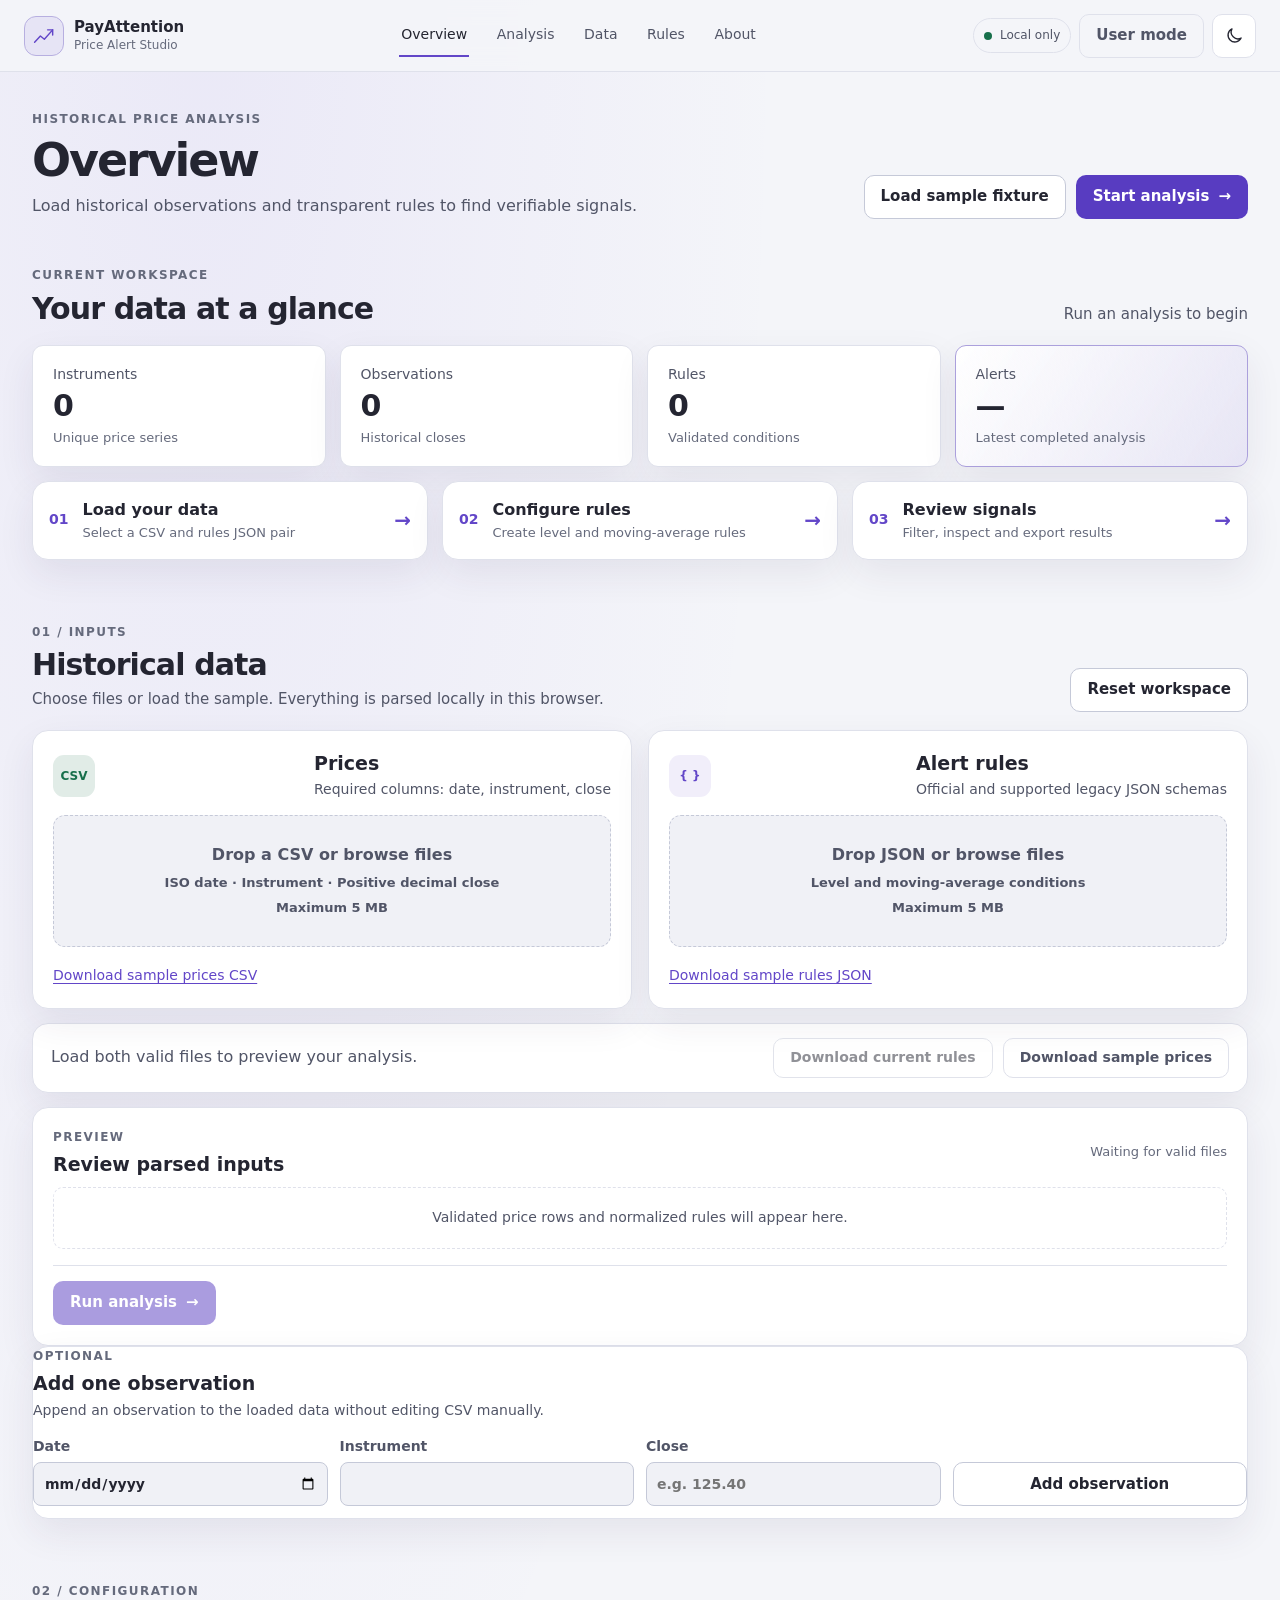
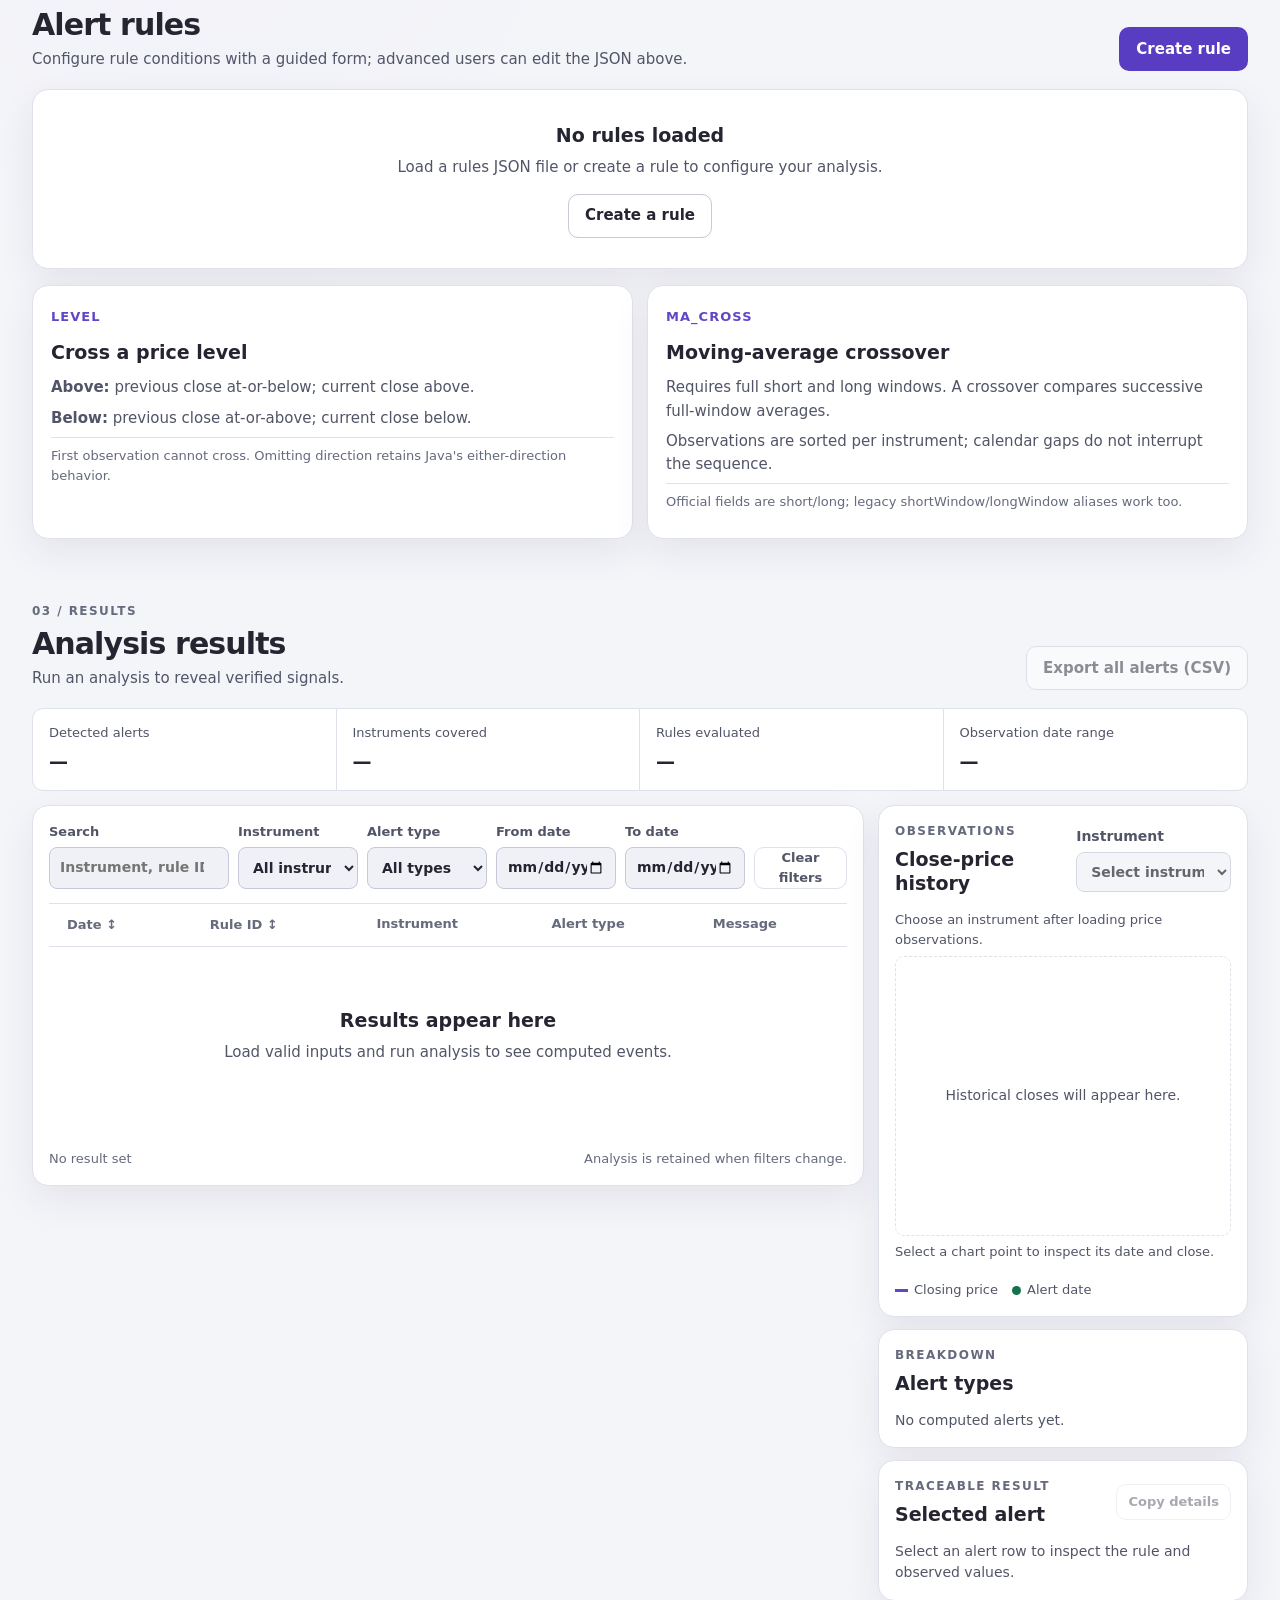
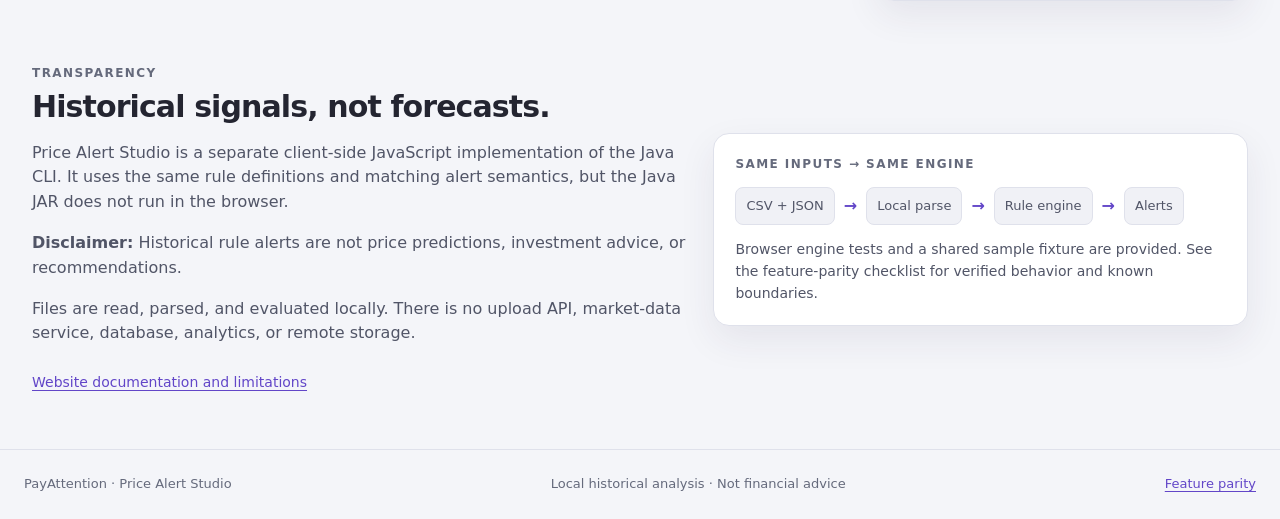
<file: index.html>
<!doctype html>
<html lang="en">
<head>
  <meta charset="utf-8">
  <meta name="viewport" content="width=device-width, initial-scale=1">
  <meta http-equiv="refresh" content="0; url=web/">
  <title>Price Alert Studio</title>
  <script>
    window.location.replace("web/");
  </script>
</head>
<body>
  <p>Opening Price Alert Studio...</p>
  <p><a href="web/">Continue to Price Alert Studio</a></p>
</body>
</html>
</file>
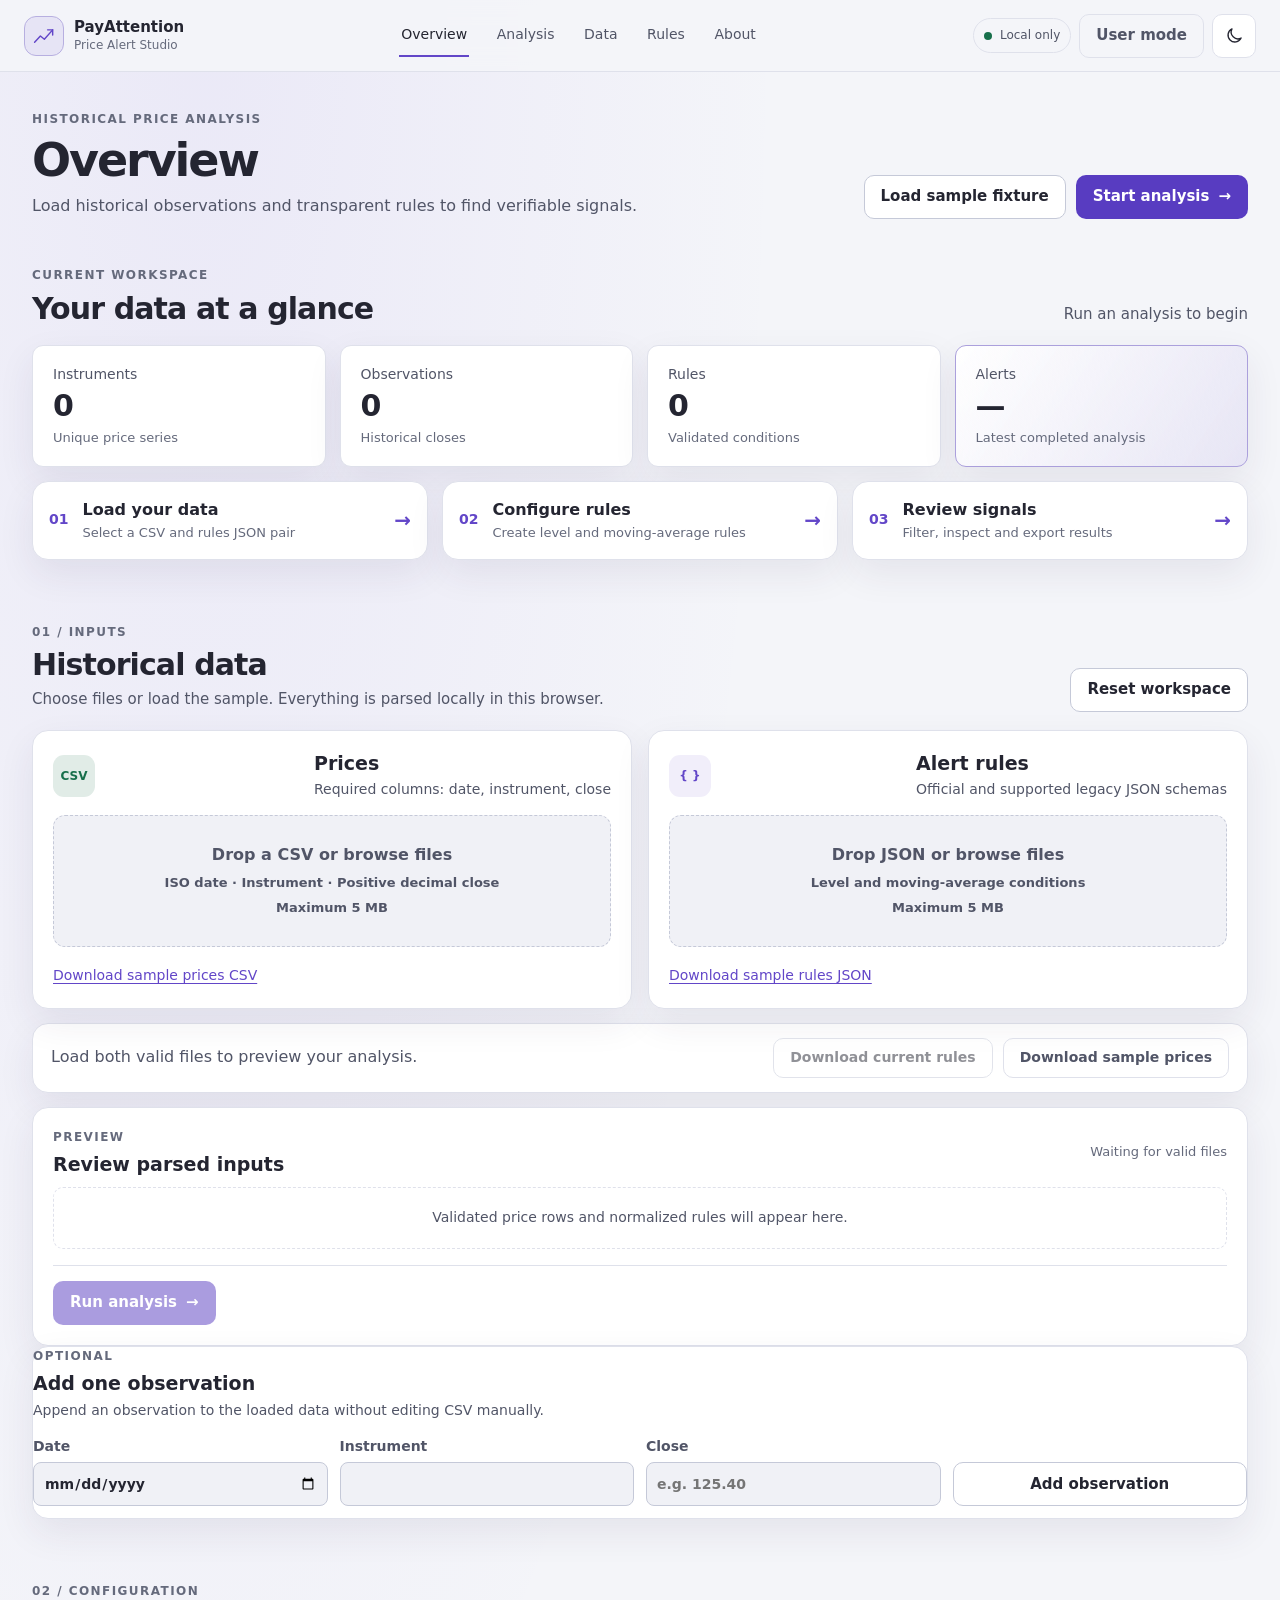
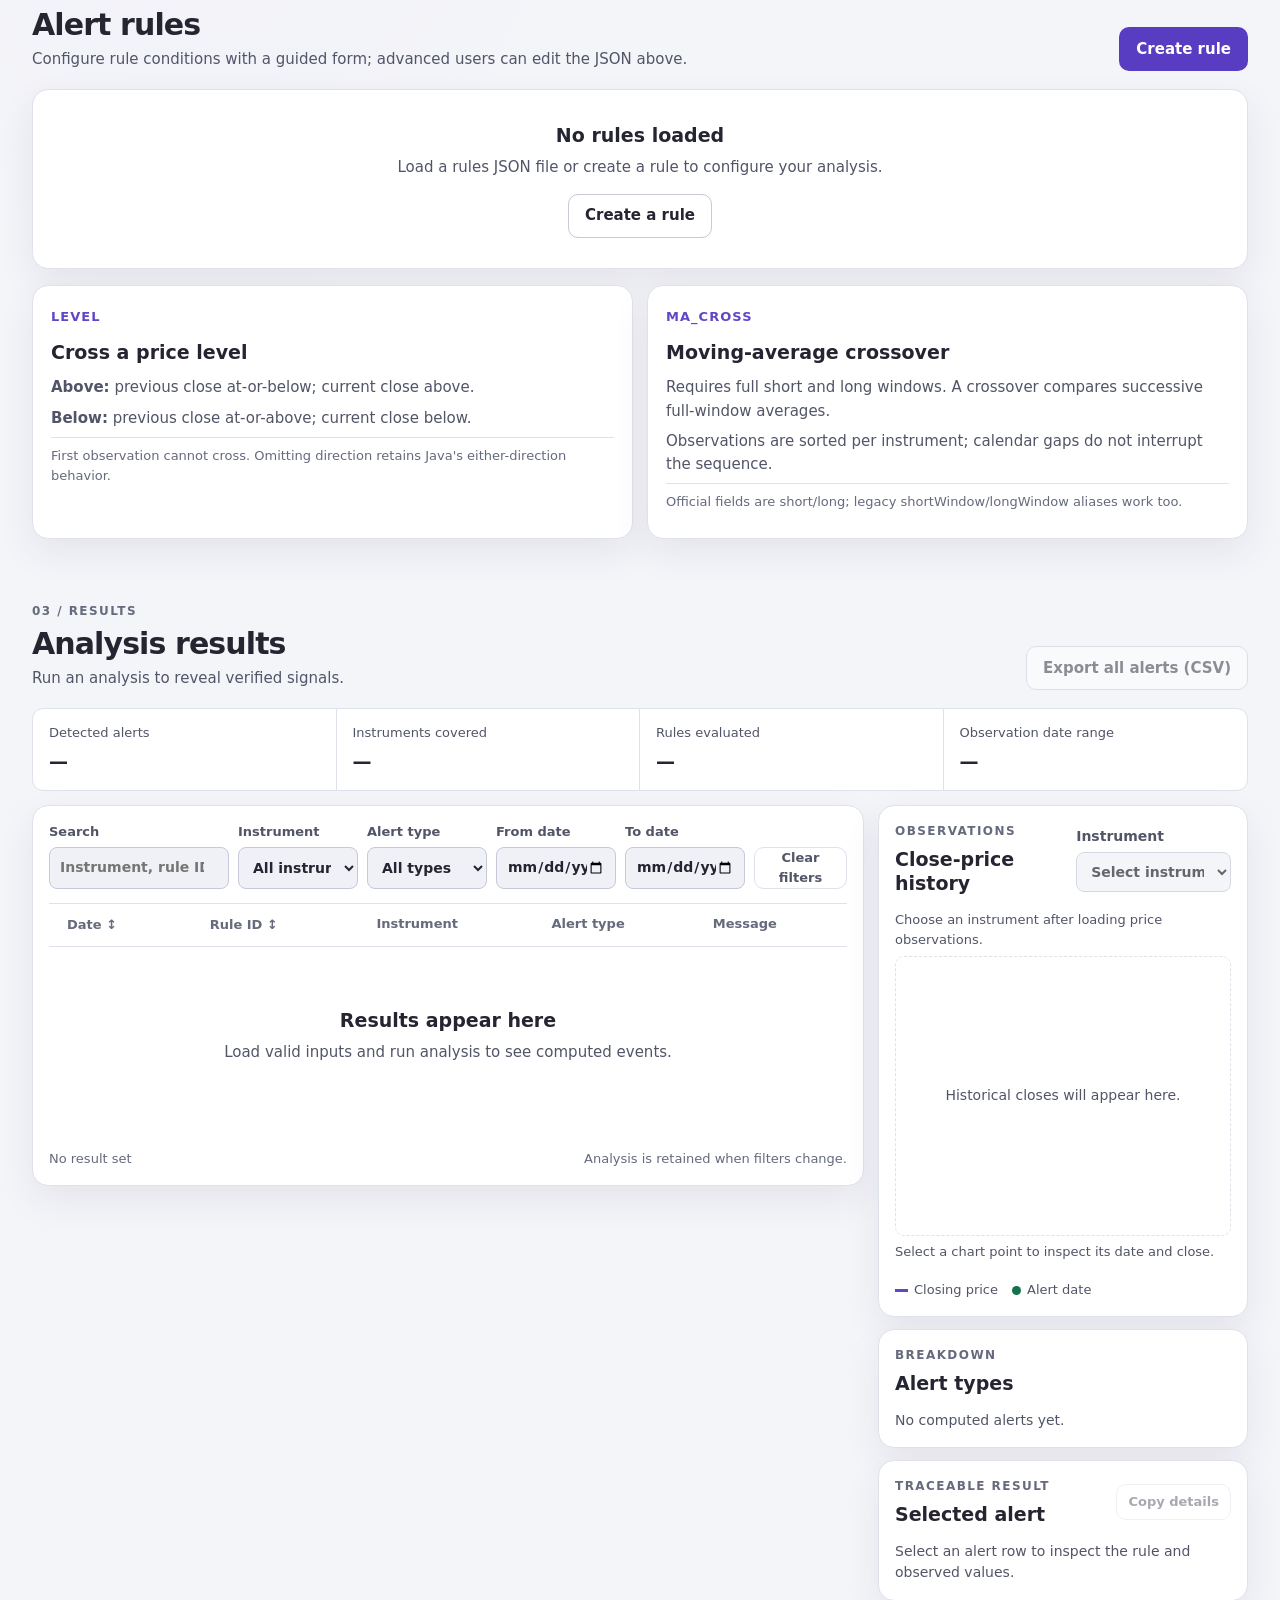
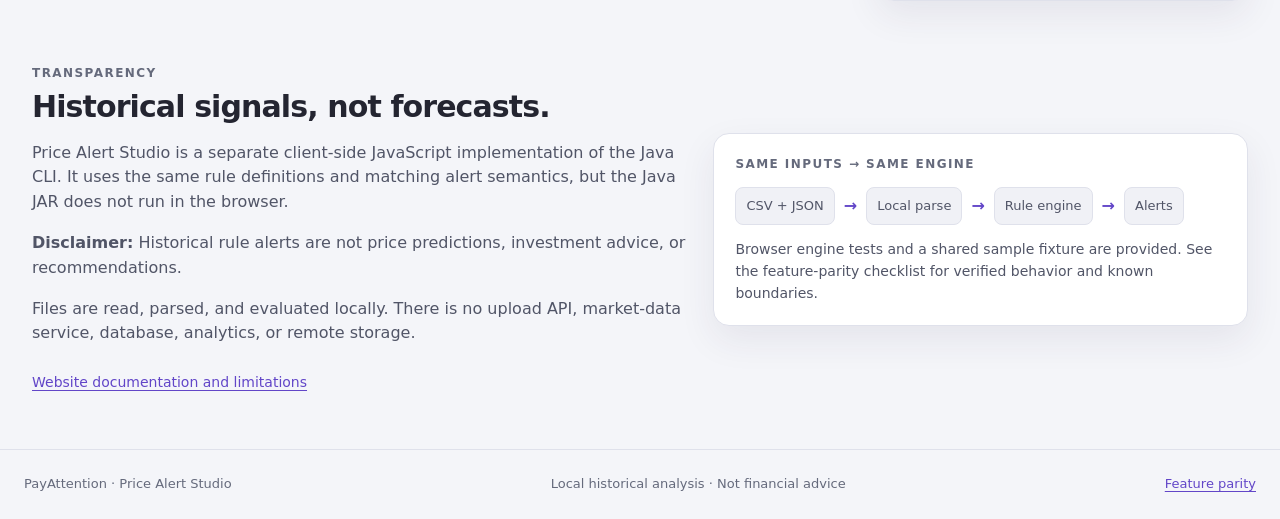
<file: web/index.html>
<!doctype html>
<html lang="en" data-theme="dark" data-mode="user">
<head>
  <meta charset="utf-8">
  <meta name="viewport" content="width=device-width, initial-scale=1">
  <meta name="color-scheme" content="dark light">
  <meta name="description" content="Local, transparent analysis of historical price-alert rules.">
  <title>Overview · Price Alert Studio</title>
  <link rel="stylesheet" href="./styles.css">
  <script type="module" src="./app.js"></script>
</head>
<body>
  <a class="skip-link" href="#main">Skip to main content</a>
  <header class="topbar">
    <a class="brand" href="#overview" aria-label="Price Alert Studio overview">
      <span class="brand-mark" aria-hidden="true"><svg viewBox="0 0 36 36"><path d="M5 26.5 13 18l5.5 4.5L30 9.5"/><path d="M23 9.5H30v7"/></svg></span>
      <span class="brand-copy"><strong>PayAttention</strong><small>Price Alert Studio</small></span>
    </a>
    <nav class="main-nav" aria-label="Main navigation">
      <a href="#overview" data-nav="overview">Overview</a>
      <a href="#analysis" data-nav="analysis">Analysis</a>
      <a href="#data" data-nav="data">Data</a>
      <a href="#rules" data-nav="rules">Rules</a>
      <a href="#about" data-nav="about">About</a>
    </nav>
    <div class="header-actions">
      <span class="local-badge"><i aria-hidden="true"></i> Local only</span>
      <button id="mode-toggle" class="button button-quiet mode-toggle" type="button" aria-pressed="false">User mode</button>
      <button class="icon-button theme-toggle" type="button" aria-label="Switch to light theme" title="Switch theme">
        <svg class="sun-icon" viewBox="0 0 24 24" aria-hidden="true"><circle cx="12" cy="12" r="3.7"/><path d="M12 2v2m0 16v2M4.93 4.93l1.42 1.42m11.3 11.3 1.42 1.42M2 12h2m16 0h2M4.93 19.07l1.42-1.42m11.3-11.3 1.42-1.42"/></svg>
        <svg class="moon-icon" viewBox="0 0 24 24" aria-hidden="true"><path d="M20.4 15.2A8.6 8.6 0 0 1 8.8 3.6 8.7 8.7 0 1 0 20.4 15.2Z"/></svg>
      </button>
    </div>
  </header>

  <main id="main" class="app-shell">
    <div class="page-heading">
      <div>
        <p class="eyebrow">HISTORICAL PRICE ANALYSIS</p>
        <h1 id="page-title">Overview</h1>
        <p id="page-description">Load historical observations and transparent rules to find verifiable signals.</p>
      </div>
      <div class="heading-actions">
        <button id="load-sample" class="button button-secondary" type="button">Load sample fixture</button>
        <a class="button button-primary" href="#data">Start analysis <span aria-hidden="true">→</span></a>
      </div>
    </div>

    <section id="overview" class="page-section" aria-labelledby="overview-title">
      <div class="section-title">
        <div><p class="eyebrow">CURRENT WORKSPACE</p><h2 id="overview-title">Your data at a glance</h2></div>
        <p id="overview-state" class="status-note" aria-live="polite">Load files or try the bundled sample.</p>
      </div>
      <div class="overview-stats">
        <article class="stat-card"><span>Instruments</span><strong id="overview-instruments">0</strong><small>Unique price series</small></article>
        <article class="stat-card"><span>Observations</span><strong id="overview-observations">0</strong><small>Historical closes</small></article>
        <article class="stat-card"><span>Rules</span><strong id="overview-rules">0</strong><small>Validated conditions</small></article>
        <article class="stat-card stat-accent"><span>Alerts</span><strong id="overview-alerts">—</strong><small>Latest completed analysis</small></article>
      </div>
      <div class="quick-actions">
        <a class="panel quick-card" href="#data"><span class="quick-number">01</span><span><strong>Load your data</strong><small>Select a CSV and rules JSON pair</small></span><b aria-hidden="true">→</b></a>
        <a class="panel quick-card" href="#rules"><span class="quick-number">02</span><span><strong>Configure rules</strong><small>Create level and moving-average rules</small></span><b aria-hidden="true">→</b></a>
        <a class="panel quick-card" href="#analysis"><span class="quick-number">03</span><span><strong>Review signals</strong><small>Filter, inspect and export results</small></span><b aria-hidden="true">→</b></a>
      </div>
    </section>

    <section id="data" class="page-section" aria-labelledby="data-title">
      <div class="section-title">
        <div><p class="eyebrow">01 / INPUTS</p><h2 id="data-title">Historical data</h2><p>Choose files or load the sample. Everything is parsed locally in this browser.</p></div>
        <button id="reset-data" class="button button-secondary" type="button">Reset workspace</button>
      </div>
      <div class="upload-grid">
        <article class="panel upload-card">
          <div class="card-heading"><span class="file-type-icon csv-icon">CSV</span><div><h3>Prices</h3><p>Required columns: date, instrument, close</p></div></div>
          <label class="drop-zone" id="prices-drop" for="prices-file" tabindex="0">
            <input id="prices-file" type="file" accept=".csv,text/csv" aria-label="Choose historical prices CSV">
            <strong>Drop a CSV or browse files</strong><span>ISO date · Instrument · Positive decimal close</span><small>Maximum 5 MB</small>
          </label>
          <div class="selected-file" id="prices-selected" hidden></div>
          <p class="file-error" id="prices-error" role="alert"></p>
          <a class="inline-link" href="./samples/prices.csv" download>Download sample prices CSV</a>
        </article>
        <article class="panel upload-card">
          <div class="card-heading"><span class="file-type-icon json-icon">{ }</span><div><h3>Alert rules</h3><p>Official and supported legacy JSON schemas</p></div></div>
          <label class="drop-zone" id="rules-drop" for="rules-file" tabindex="0">
            <input id="rules-file" type="file" accept=".json,application/json" aria-label="Choose alert rules JSON">
            <strong>Drop JSON or browse files</strong><span>Level and moving-average conditions</span><small>Maximum 5 MB</small>
          </label>
          <div class="selected-file" id="rules-selected" hidden></div>
          <p class="file-error" id="rules-error" role="alert"></p>
          <a class="inline-link" href="./samples/rules.json" download>Download sample rules JSON</a>
        </article>
      </div>
      <div class="panel input-summary">
        <p id="input-status" role="status" aria-live="polite">Select both files to preview and validate them.</p>
        <div class="button-row"><button id="download-rules" class="button button-secondary" type="button" disabled>Download current rules</button><a class="button button-quiet" href="./samples/prices.csv" download>Download sample prices</a></div>
      </div>
      <div class="panel preview-panel">
        <div class="card-heading"><div><p class="eyebrow">PREVIEW</p><h3>Review parsed inputs</h3></div><span id="preview-count" class="subtle-count">Waiting for valid files</span></div>
        <div id="preview-empty" class="empty-inline">Validated price rows and normalized rules will appear here.</div>
        <div id="preview-content" class="preview-grid" hidden>
          <div><h4>Price observations <span id="price-preview-count"></span></h4><div class="table-scroll preview-scroll"><table><thead><tr><th>Date</th><th>Instrument</th><th class="numeric">Close</th></tr></thead><tbody id="price-preview"></tbody></table></div></div>
          <div><h4>Rules <span id="rule-preview-count"></span></h4><div id="rule-preview" class="rule-list"></div></div>
        </div>
        <div class="panel-actions"><button id="run-analysis" class="button button-primary" type="button" disabled><span id="run-label">Run analysis</span><span aria-hidden="true">→</span></button><span id="analysis-message" class="analysis-message" role="status" aria-live="polite"></span></div>
      </div>
      <details id="admin-inputs" class="panel admin-only advanced-panel">
        <summary>Advanced input diagnostics <span>Admin workspace · local only</span></summary>
        <div class="advanced-grid">
          <div><h3>Parsed CSV preview</h3><textarea id="raw-csv-preview" rows="14" readonly>No prices loaded.</textarea></div>
          <div><label for="raw-rules">Raw JSON rules editor</label><textarea id="raw-rules" rows="14" spellcheck="false" aria-describedby="raw-rules-help"></textarea><p id="raw-rules-help">Changes are applied only after selecting “Validate and apply JSON”.</p><div class="button-row"><button id="apply-raw-rules" class="button button-secondary" type="button">Validate and apply JSON</button><button id="reset-raw-rules" class="button button-quiet" type="button">Reload active rules</button></div><p id="raw-rules-error" class="file-error" role="alert"></p></div>
        </div>
        <div class="advanced-actions"><button id="download-diagnostics" class="button button-secondary" type="button">Download diagnostic report</button><span>Browser limits: 5 MB per file · 100,000 price rows · max decimal scale 10,000.</span></div>
      </details>
      <section id="manual-data" class="panel user-feature" aria-labelledby="manual-title">
        <div class="card-heading"><div><p class="eyebrow">OPTIONAL</p><h3 id="manual-title">Add one observation</h3><p>Append an observation to the loaded data without editing CSV manually.</p></div></div>
        <form id="observation-form" class="form-grid compact-form">
          <label>Date<input name="date" type="date" required></label>
          <label>Instrument<input name="instrument" type="text" maxlength="200" required></label>
          <label>Close<input name="close" type="text" inputmode="decimal" placeholder="e.g. 125.40" required></label>
          <button class="button button-secondary" type="submit">Add observation</button>
        </form>
        <div id="observation-list" class="observation-list"></div>
      </section>
    </section>

    <section id="rules" class="page-section" aria-labelledby="rules-title">
      <div class="section-title">
        <div><p class="eyebrow">02 / CONFIGURATION</p><h2 id="rules-title">Alert rules</h2><p>Configure rule conditions with a guided form; advanced users can edit the JSON above.</p></div>
        <button id="create-rule" class="button button-primary" type="button">Create rule</button>
      </div>
      <div id="rule-manager" class="rule-manager">
        <div id="rules-empty" class="panel empty-state"><h3>No rules loaded</h3><p>Load a rules JSON file or create a rule to configure your analysis.</p><button class="button button-secondary" type="button" data-create-rule>Create a rule</button></div>
        <div id="rule-cards" class="rule-cards"></div>
      </div>
      <div class="guide-grid">
        <article class="panel guide-card"><span class="guide-index">LEVEL</span><h3>Cross a price level</h3><p><b>Above:</b> previous close at-or-below; current close above.</p><p><b>Below:</b> previous close at-or-above; current close below.</p><p class="guide-footnote">First observation cannot cross. Omitting direction retains Java's either-direction behavior.</p></article>
        <article class="panel guide-card"><span class="guide-index">MA_CROSS</span><h3>Moving-average crossover</h3><p>Requires full short and long windows. A crossover compares successive full-window averages.</p><p>Observations are sorted per instrument; calendar gaps do not interrupt the sequence.</p><p class="guide-footnote">Official fields are short/long; legacy shortWindow/longWindow aliases work too.</p></article>
      </div>
      <dialog id="rule-dialog" aria-labelledby="rule-dialog-title">
        <form id="rule-form" method="dialog">
          <div class="dialog-heading"><div><p class="eyebrow">RULE EDITOR</p><h3 id="rule-dialog-title">Create alert rule</h3></div><button id="close-rule-dialog" class="icon-button" type="button" aria-label="Close rule editor">×</button></div>
          <input name="originalId" type="hidden">
          <label>Rule ID<input name="id" required maxlength="200"></label>
          <label>Instrument<input name="instrument" required maxlength="200"></label>
          <label>Rule type<select name="type"><option value="LEVEL">Price level</option><option value="MA_CROSS">Moving-average crossover</option></select></label>
          <label>Direction<select name="direction"><option value="">Either direction (legacy-compatible)</option><option value="above">Above</option><option value="below">Below</option></select></label>
          <label class="level-fields">Price level<input name="level" inputmode="decimal" placeholder="1500.00"></label>
          <div class="ma-fields"><label>Short window<input name="short" type="number" min="1" step="1"></label><label>Long window<input name="long" type="number" min="2" step="1"></label></div>
          <p id="rule-form-error" class="file-error" role="alert"></p>
          <div class="dialog-actions"><button id="cancel-rule" class="button button-secondary" type="button">Cancel</button><button class="button button-primary" type="submit">Save rule</button></div>
        </form>
      </dialog>
      <details class="panel admin-only advanced-panel">
        <summary>Compatibility notes and engine limits <span>Admin workspace</span></summary>
        <p>Types and directions are case-insensitive. JSON property names are case-sensitive. Conflicting aliases, unsupported properties, duplicate IDs, and incomplete rules are rejected. Level thresholds can be any valid BigDecimal value; CSV closes must be positive. Browser decimal scale is capped at 10,000.</p>
        <p>Admin mode is a local interface preference, not authentication or a security boundary.</p>
      </details>
    </section>

    <section id="analysis" class="page-section" aria-labelledby="analysis-title">
      <div class="section-title">
        <div><p class="eyebrow">03 / RESULTS</p><h2 id="analysis-title">Analysis results</h2><p id="results-caption">Run an analysis to reveal computed historical signals.</p></div>
        <button id="export-alerts" class="button button-secondary" type="button" disabled>Export all alerts (CSV)</button>
      </div>
      <div class="result-stats">
        <div><span>Detected alerts</span><strong id="result-alerts">—</strong></div>
        <div><span>Instruments covered</span><strong id="result-instruments">—</strong></div>
        <div><span>Rules evaluated</span><strong id="result-rules">—</strong></div>
        <div><span>Observation date range</span><strong id="result-range">—</strong></div>
      </div>
      <div class="results-layout">
        <div class="panel result-panel">
          <div class="filter-grid">
            <label>Search<input id="alert-search" type="search" placeholder="Instrument, rule ID or text"></label>
            <label>Instrument<select id="alert-instrument"><option value="">All instruments</option></select></label>
            <label>Alert type<select id="alert-type"><option value="">All types</option></select></label>
            <label>From date<input id="alert-date-from" type="date"></label>
            <label>To date<input id="alert-date-to" type="date"></label>
            <button id="clear-filters" class="button button-quiet" type="button">Clear filters</button>
          </div>
          <div id="alert-table-wrap" class="table-scroll alert-table-wrap">
            <table id="alert-table" class="alert-table"><thead><tr><th><button class="sort-button" type="button" data-sort="date">Date <span aria-hidden="true">↕</span></button></th><th><button class="sort-button" type="button" data-sort="ruleId">Rule ID <span aria-hidden="true">↕</span></button></th><th>Instrument</th><th>Alert type</th><th>Message</th></tr></thead><tbody id="alert-rows"></tbody></table>
            <div id="no-alerts" class="empty-state" hidden><h3>No alerts detected</h3><p>Analysis completed successfully, but none of the configured conditions occurred in the supplied historical data.</p></div>
            <div id="no-matches" class="empty-state" hidden><h3>No matching alerts</h3><p>Change or clear filters. Filtering does not recalculate the analysis.</p></div>
            <div id="results-placeholder" class="empty-state"><h3>Results appear here</h3><p>Load valid inputs and run analysis to see computed events.</p></div>
          </div>
          <div class="results-footer"><span id="result-visible-count">No result set</span><span>Analysis is retained when filters change.</span></div>
        </div>
        <aside class="results-aside">
          <section class="panel chart-panel" aria-labelledby="chart-title">
            <div class="card-heading"><div><p class="eyebrow">OBSERVATIONS</p><h3 id="chart-title">Close-price history</h3></div><label>Instrument<select id="chart-instrument" aria-label="Choose chart instrument" disabled><option value="">Select</option></select></label></div>
            <p id="chart-description" class="chart-description">Select data to render an actual price series.</p>
            <div id="chart-area" class="chart-area"><div class="chart-placeholder">Historical closes will appear here.</div></div>
            <p id="chart-point-detail" class="chart-point-detail" aria-live="polite">Select a chart point to inspect its date and close.</p>
            <div class="chart-legend"><span><i class="legend-price"></i> Closing price</span><span><i class="legend-alert"></i> Alert date</span></div>
          </section>
          <section class="panel type-panel"><div class="card-heading"><div><p class="eyebrow">BREAKDOWN</p><h3>Alert types</h3></div></div><div id="type-breakdown" class="breakdown-empty">No computed alerts yet.</div></section>
          <section class="panel detail-panel"><div class="card-heading"><div><p class="eyebrow">TRACEABLE RESULT</p><h3>Selected alert</h3></div><button id="copy-alert" class="button button-quiet button-small" type="button" disabled>Copy details</button></div><div id="alert-detail" class="detail-empty">Select a result row to inspect its rule and observations.</div></section>
        </aside>
      </div>
    </section>

    <section id="about" class="page-section about-section" aria-labelledby="about-title">
      <div><p class="eyebrow">TRANSPARENCY</p><h2 id="about-title">Historical signals, not forecasts.</h2><p>Price Alert Studio is a separate client-side JavaScript implementation of the Java CLI. It uses the same rule definitions and matching alert semantics, but the Java JAR does not run in the browser.</p><p><strong>Disclaimer:</strong> Historical rule alerts are not price predictions, investment advice, or recommendations.</p><p>Files are read, parsed, and evaluated locally. There is no upload API, market-data service, database, analytics, or remote storage.</p><a class="inline-link" href="./README.md">Website documentation and limitations</a></div>
      <div class="panel architecture-card"><p class="eyebrow">SAME INPUTS → SAME ENGINE</p><div class="architecture-flow"><span>CSV + JSON</span><b>→</b><span>Local parse</span><b>→</b><span>Rule engine</span><b>→</b><span>Alerts</span></div><p>Browser engine tests and a shared sample fixture are provided. See the feature-parity checklist for verified behavior and known boundaries.</p></div>
    </section>
  </main>
  <footer class="page-footer"><span>PayAttention · Price Alert Studio</span><span>Local historical analysis · Not financial advice</span><a href="./FEATURE_PARITY.md">Feature parity</a></footer>
</body>
</html>
</file>
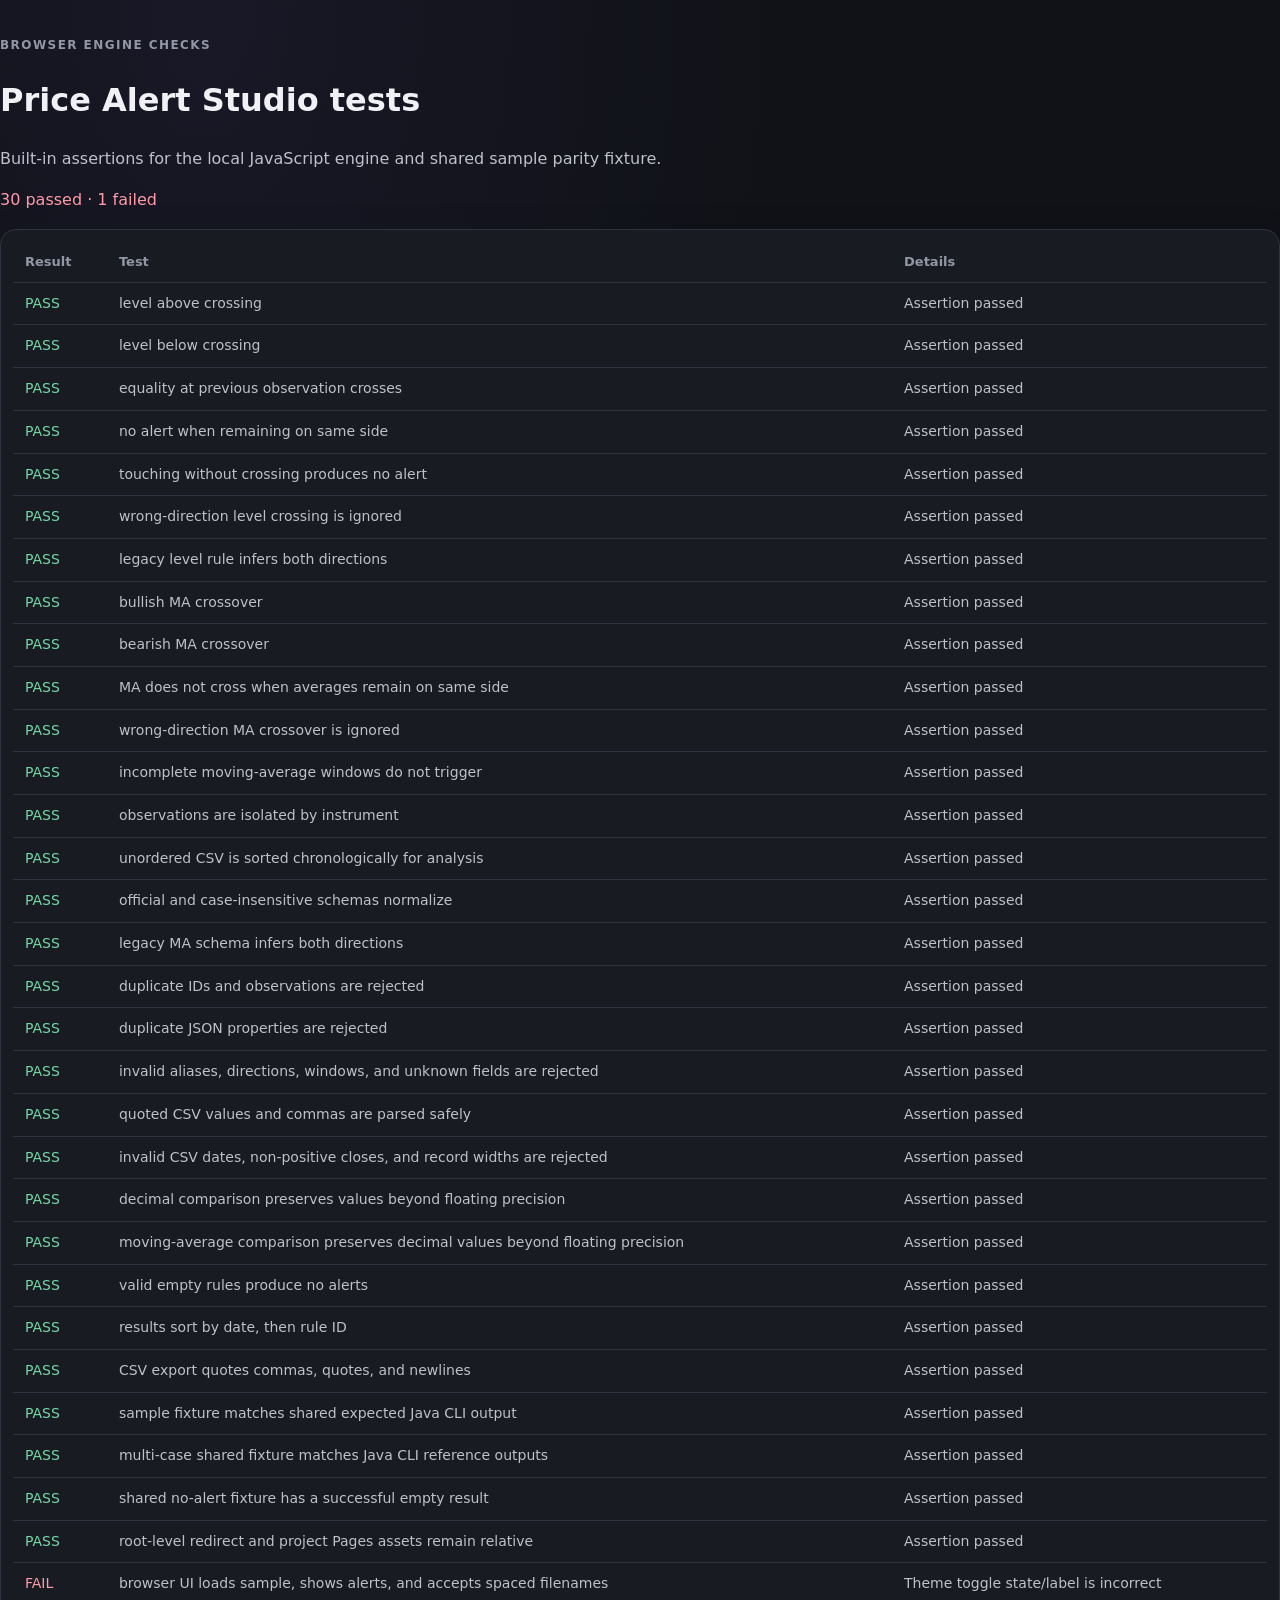
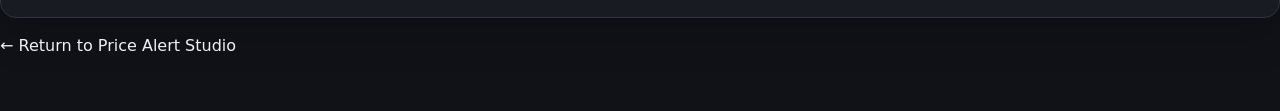
<file: web/engine-tests.html>
<!doctype html>
<html lang="en" data-theme="dark">
<head>
  <meta charset="utf-8">
  <meta name="viewport" content="width=device-width, initial-scale=1">
  <title>Price Alert Studio — Engine Tests</title>
  <link rel="stylesheet" href="./styles.css">
  <script type="module" src="./engine-tests.js"></script>
</head>
<body>
  <main class="page-shell" style="padding-block: 36px">
    <p class="eyebrow">BROWSER ENGINE CHECKS</p>
    <h1 style="font-size: 32px">Price Alert Studio tests</h1>
    <p style="color: var(--text-muted)">Built-in assertions for the local JavaScript engine and shared sample parity fixture.</p>
    <p id="test-summary" role="status" aria-live="polite">Running browser tests…</p>
    <div class="table-scroll panel" style="padding: 12px">
      <table><thead><tr><th>Result</th><th>Test</th><th>Details</th></tr></thead><tbody id="test-results"></tbody></table>
    </div>
    <p><a href="./index.html">← Return to Price Alert Studio</a></p>
  </main>
</body>
</html>
</file>
<file: web/styles.css>
:root {
  color-scheme: dark;
  --page: #101217;
  --surface: #191b23;
  --surface-raised: #22252f;
  --surface-soft: #14161d;
  --border: #30333f;
  --border-strong: #454957;
  --text: #f0f0f5;
  --text-muted: #bec0ca;
  --text-soft: #9296a5;
  --accent: #ad96ff;
  --accent-strong: #7856e8;
  --accent-wash: rgb(173 150 255 / 12%);
  --success: #75d8a7;
  --warning: #e9bd74;
  --danger: #ff9aa8;
  --focus: #cfbeff;
  --shadow: 0 16px 42px rgb(0 0 0 / 18%);
  --radius-lg: 16px;
  --radius-md: 11px;
  --space-1: 4px;
  --space-2: 8px;
  --space-3: 12px;
  --space-4: 16px;
  --space-5: 24px;
  --space-6: 32px;
  --space-7: 48px;
  --space-8: 64px;
  font-family: Inter, ui-sans-serif, system-ui, -apple-system, BlinkMacSystemFont, "Segoe UI", sans-serif;
  font-synthesis: none;
  text-rendering: optimizeLegibility;
}

html[data-theme="light"] {
  color-scheme: light;
  --page: #f4f5f9;
  --surface: #fff;
  --surface-raised: #fafaff;
  --surface-soft: #f0f1f6;
  --border: #dfe1eb;
  --border-strong: #c5c9d8;
  --text: #242531;
  --text-muted: #515567;
  --text-soft: #656a7c;
  --accent: #6246c8;
  --accent-strong: #583cc1;
  --accent-wash: rgb(98 70 200 / 9%);
  --success: #176f4b;
  --warning: #855d13;
  --danger: #ad2e49;
  --focus: #6348c9;
  --shadow: 0 14px 36px rgb(46 42 82 / 8%);
}

* { box-sizing: border-box; }
html { scroll-behavior: smooth; scroll-padding-top: 88px; }
body {
  margin: 0;
  min-width: 0;
  background: radial-gradient(ellipse at 16% 0, rgb(123 91 223 / 8%), transparent 36rem), var(--page);
  color: var(--text);
  font-size: 16px;
  line-height: 1.55;
}
button, input, select, textarea { font: inherit; }
button, a, select { -webkit-tap-highlight-color: transparent; }
a { color: inherit; text-decoration: none; }
button { color: inherit; }
svg { display: block; }
:focus-visible { outline: 3px solid var(--focus); outline-offset: 3px; }
[hidden] { display: none !important; }
.sr-only { position: absolute; width: 1px; height: 1px; padding: 0; margin: -1px; overflow: hidden; clip: rect(0,0,0,0); white-space: nowrap; border: 0; }
.skip-link { position: fixed; z-index: 30; top: 8px; left: 8px; padding: 10px 14px; transform: translateY(-160%); border-radius: 8px; background: var(--surface); }
.skip-link:focus { transform: none; }

.topbar {
  position: sticky;
  z-index: 20;
  top: 0;
  display: flex;
  min-height: 72px;
  align-items: center;
  justify-content: space-between;
  gap: var(--space-5);
  padding: 0 max(24px, calc((100vw - 1480px) / 2));
  border-bottom: 1px solid var(--border);
  background: color-mix(in srgb, var(--page) 94%, transparent);
  backdrop-filter: blur(14px);
}
.brand { display: inline-flex; min-width: max-content; align-items: center; gap: 10px; }
.brand-mark { display: grid; width: 40px; height: 40px; place-items: center; border: 1px solid color-mix(in srgb, var(--accent) 32%, var(--border)); border-radius: 12px; background: var(--accent-wash); color: var(--accent); }
.brand-mark svg { width: 26px; fill: none; stroke: currentColor; stroke-width: 2; stroke-linecap: round; stroke-linejoin: round; }
.brand-copy { display: grid; gap: 1px; line-height: 1.25; }
.brand-copy strong { font-size: 15px; }
.brand-copy small { color: var(--text-soft); font-size: 12px; }
.main-nav { display: flex; min-width: 0; align-items: center; justify-content: center; gap: clamp(8px, 2vw, 28px); }
.main-nav a { padding: 10px 2px; border-bottom: 2px solid transparent; color: var(--text-muted); font-size: 14px; font-weight: 540; white-space: nowrap; }
.main-nav a:hover, .main-nav a[aria-current="page"] { border-color: var(--accent); color: var(--text); }
.header-actions { display: flex; flex: 0 0 auto; align-items: center; gap: 8px; }
.local-badge { display: inline-flex; align-items: center; gap: 8px; padding: 7px 10px; border: 1px solid var(--border); border-radius: 99px; color: var(--text-muted); font-size: 12px; white-space: nowrap; }
.local-badge i { width: 8px; height: 8px; border-radius: 50%; background: var(--success); }
.icon-button { display: grid; width: 44px; height: 44px; flex: 0 0 auto; place-items: center; border: 1px solid var(--border); border-radius: 10px; background: var(--surface); cursor: pointer; }
.icon-button svg { width: 19px; fill: none; stroke: currentColor; stroke-width: 1.7; stroke-linecap: round; stroke-linejoin: round; }
.moon-icon, html[data-theme="light"] .sun-icon { display: none; }
html[data-theme="light"] .moon-icon { display: block; }

.app-shell { width: min(1480px, calc(100% - 64px)); margin-inline: auto; }
.page-heading { display: flex; align-items: end; justify-content: space-between; gap: var(--space-5); padding: 38px 0 22px; }
.page-heading h1 { margin: 0; font-size: clamp(34px, 4vw, 46px); line-height: 1.12; letter-spacing: -.045em; }
.page-heading p:not(.eyebrow) { max-width: 760px; margin: 8px 0 0; color: var(--text-muted); font-size: 16px; }
.eyebrow { margin: 0 0 6px; color: var(--text-soft); font-size: 12px; font-weight: 720; letter-spacing: .12em; }
.heading-actions, .button-row, .dialog-actions { display: flex; flex-wrap: wrap; align-items: center; gap: 10px; }
.button { display: inline-flex; min-height: 44px; align-items: center; justify-content: center; gap: 9px; padding: 0 16px; border: 1px solid transparent; border-radius: 10px; font-size: 15px; font-weight: 650; cursor: pointer; transition: background .16s ease, border-color .16s ease, transform .16s ease; }
.button:hover:not(:disabled) { transform: translateY(-1px); }
.button-primary { background: var(--accent-strong); color: #fff; }
.button-primary:hover:not(:disabled) { background: var(--accent); color: #16131e; }
.button-secondary { border-color: var(--border-strong); background: var(--surface); color: var(--text); }
.button-secondary:hover:not(:disabled), .button-quiet:hover:not(:disabled) { border-color: var(--accent); background: var(--accent-wash); }
.button-quiet { border-color: var(--border); background: transparent; color: var(--text-muted); }
.button-small { min-height: 36px; padding-inline: 11px; font-size: 13px; }
.button:disabled { opacity: .5; cursor: not-allowed; }

.page-section { padding: 25px 0 38px; scroll-margin-top: 78px; }
.section-title { display: flex; align-items: end; justify-content: space-between; gap: var(--space-4); margin-bottom: 18px; }
.section-title h2, .about-section h2 { margin: 0; font-size: clamp(24px, 2.6vw, 30px); line-height: 1.2; letter-spacing: -.03em; }
.section-title p:not(.eyebrow) { margin: 5px 0 0; color: var(--text-muted); font-size: 15px; }
.section-title .status-note { text-align: right; }
.overview-stats { display: grid; grid-template-columns: repeat(4, minmax(0, 1fr)); gap: 14px; }
.stat-card { display: grid; min-width: 0; gap: 4px; padding: 18px 20px; border: 1px solid var(--border); border-radius: var(--radius-md); background: var(--surface); box-shadow: var(--shadow); }
.stat-card span { color: var(--text-muted); font-size: 14px; }
.stat-card strong { font-size: 30px; line-height: 1.15; font-variant-numeric: tabular-nums; }
.stat-card small { color: var(--text-soft); font-size: 13px; }
.stat-accent { border-color: color-mix(in srgb, var(--accent) 42%, var(--border)); background: linear-gradient(125deg, var(--surface), var(--accent-wash)); }
.quick-actions { display: grid; grid-template-columns: repeat(3, minmax(0, 1fr)); gap: 14px; margin-top: 14px; }
.panel { min-width: 0; border: 1px solid var(--border); border-radius: var(--radius-lg); background: var(--surface); box-shadow: var(--shadow); }
.quick-card { display: grid; grid-template-columns: auto minmax(0, 1fr) auto; align-items: center; gap: 14px; padding: 16px; }
.quick-card:hover { border-color: var(--accent); }
.quick-number { color: var(--accent); font-size: 14px; font-weight: 750; }
.quick-card strong, .quick-card small { display: block; }
.quick-card strong { font-size: 16px; }
.quick-card small { color: var(--text-soft); font-size: 13px; }
.quick-card b { color: var(--accent); font-size: 20px; }

.upload-grid { display: grid; grid-template-columns: repeat(2, minmax(0, 1fr)); gap: 16px; }
.upload-card, .preview-panel, .result-panel, .chart-panel, .type-panel, .detail-panel, .advanced-panel, .manual-data { padding: 20px; }
.card-heading { display: flex; min-width: 0; align-items: center; justify-content: space-between; gap: 12px; margin-bottom: 14px; }
.card-heading > div { min-width: 0; }
.card-heading h3 { margin: 0; font-size: 19px; line-height: 1.3; }
.card-heading p:not(.eyebrow) { margin: 4px 0 0; color: var(--text-muted); font-size: 14px; }
.file-type-icon { display: grid; width: 42px; height: 42px; flex: 0 0 auto; place-items: center; border-radius: 11px; font-size: 12px; font-weight: 750; }
.csv-icon { background: color-mix(in srgb, var(--success) 13%, transparent); color: var(--success); }
.json-icon { background: var(--accent-wash); color: var(--accent); }
.drop-zone { position: relative; display: flex; min-height: 132px; flex-direction: column; align-items: center; justify-content: center; gap: 5px; padding: 15px; border: 1px dashed var(--border-strong); border-radius: 12px; background: var(--surface-soft); text-align: center; cursor: pointer; }
.drop-zone:hover, .drop-zone.is-over { border-color: var(--accent); background: var(--accent-wash); }
.drop-zone input { position: absolute; width: 1px; height: 1px; opacity: 0; }
.drop-zone:focus-within { outline: 3px solid var(--focus); outline-offset: 3px; }
.drop-zone strong { font-size: 16px; }
.drop-zone span, .drop-zone small { color: var(--text-muted); font-size: 13px; }
.selected-file { display: flex; min-width: 0; align-items: center; justify-content: space-between; gap: 10px; padding: 9px 0; color: var(--text-muted); }
.selected-file span { overflow-wrap: anywhere; font-size: 13px; }
.selected-file button { width: 40px; height: 40px; flex: 0 0 auto; border: 1px solid var(--border); border-radius: 9px; background: transparent; cursor: pointer; font-size: 21px; }
.selected-file button:hover { color: var(--danger); }
.file-error { margin: 8px 0; color: var(--danger); font-size: 14px; overflow-wrap: anywhere; }
.inline-link { display: inline-flex; margin-top: 10px; color: var(--accent); font-size: 14px; text-decoration: underline; text-underline-offset: 3px; }
.input-summary { display: flex; align-items: center; justify-content: space-between; gap: 16px; margin: 14px 0; padding: 14px 18px; }
.input-summary p { margin: 0; color: var(--text-muted); }
.input-summary .button { min-height: 40px; font-size: 14px; }
.preview-panel { margin-top: 14px; }
.preview-panel .card-heading { margin-bottom: 10px; }
.subtle-count { color: var(--text-soft); font-size: 13px; text-align: right; }
.empty-inline { padding: 19px; border: 1px dashed var(--border); border-radius: 10px; color: var(--text-muted); font-size: 14px; text-align: center; }
.preview-grid { display: grid; grid-template-columns: minmax(0, 1.2fr) minmax(0, .8fr); gap: 18px; }
.preview-grid h4 { display: flex; justify-content: space-between; gap: 8px; margin: 0 0 9px; font-size: 15px; }
.preview-grid h4 span { color: var(--text-soft); font-size: 13px; font-weight: 450; }
.table-scroll { width: 100%; overflow: auto; }
.preview-scroll { max-height: 260px; border: 1px solid var(--border); border-radius: 9px; }
table { width: 100%; border-collapse: collapse; text-align: left; }
th, td { padding: 10px 12px; border-bottom: 1px solid var(--border); vertical-align: top; }
th { color: var(--text-soft); font-size: 13px; font-weight: 650; white-space: nowrap; }
td { color: var(--text-muted); font-size: 14px; }
tbody tr:last-child td { border-bottom: 0; }
.numeric { text-align: right; font-variant-numeric: tabular-nums; }
.rule-list { display: grid; max-height: 260px; gap: 8px; overflow: auto; }
.rule-preview-item { padding: 10px 12px; border: 1px solid var(--border); border-radius: 9px; background: var(--surface-soft); }
.rule-preview-item strong { display: block; overflow-wrap: anywhere; font-size: 14px; }
.rule-preview-item span { color: var(--text-muted); font-size: 13px; overflow-wrap: anywhere; }
.panel-actions { display: flex; align-items: center; gap: 14px; margin-top: 16px; padding-top: 15px; border-top: 1px solid var(--border); }
.analysis-message { color: var(--text-muted); font-size: 14px; overflow-wrap: anywhere; }
.analysis-message.success { color: var(--success); }
.analysis-message.error { color: var(--danger); }

.admin-only { display: none; }
html[data-mode="admin"] .admin-only { display: block; }
html[data-mode="admin"] .advanced-grid { display: grid; grid-template-columns: minmax(0, 1fr) minmax(0, 1fr); gap: 16px; margin-top: 16px; }
.advanced-panel { margin-top: 14px; }
.advanced-panel summary { display: flex; min-height: 44px; align-items: center; justify-content: space-between; gap: 15px; cursor: pointer; font-size: 16px; font-weight: 650; }
.advanced-panel summary span { color: var(--text-soft); font-size: 13px; font-weight: 450; }
.advanced-panel pre, .advanced-panel textarea { width: 100%; max-height: 300px; overflow: auto; padding: 12px; border: 1px solid var(--border); border-radius: 9px; background: var(--surface-soft); color: var(--text-muted); font: 13px/1.55 ui-monospace, Consolas, monospace; white-space: pre-wrap; overflow-wrap: anywhere; }
.advanced-panel textarea { resize: vertical; }
.advanced-panel label { display: block; margin-bottom: 8px; font-weight: 600; }
.advanced-panel p { color: var(--text-muted); font-size: 14px; }
.advanced-actions { display: flex; flex-wrap: wrap; align-items: center; gap: 14px; margin-top: 16px; padding-top: 14px; border-top: 1px solid var(--border); }
.advanced-actions span { color: var(--text-soft); font-size: 13px; }

.manual-data { margin-top: 14px; }
.form-grid { display: grid; grid-template-columns: repeat(4, minmax(0, 1fr)); gap: 12px; align-items: end; }
label { color: var(--text-muted); font-size: 14px; font-weight: 560; }
label input, label select, label textarea, input, select, textarea {
  color: var(--text);
}
.form-grid input, .filter-grid input, .filter-grid select, .card-heading select, #rule-form input, #rule-form select {
  display: block; width: 100%; min-width: 0; min-height: 44px; margin-top: 5px; padding: 8px 10px; border: 1px solid var(--border-strong); border-radius: 8px; background: var(--surface-soft);
}
.form-grid button { min-height: 44px; }
.observation-list { display: grid; gap: 5px; max-height: 190px; margin-top: 12px; overflow: auto; }
.observation-item { display: flex; align-items: center; justify-content: space-between; gap: 12px; padding: 7px 10px; border: 1px solid var(--border); border-radius: 8px; color: var(--text-muted); font-size: 13px; }
.observation-item button { min-width: 38px; min-height: 38px; border: 1px solid var(--border); border-radius: 7px; background: transparent; cursor: pointer; }
.observation-item span { min-width: 0; overflow-wrap: anywhere; }

.rule-cards { display: grid; grid-template-columns: repeat(2, minmax(0, 1fr)); gap: 12px; }
.rule-card { padding: 16px; }
.rule-card-head { display: flex; align-items: start; justify-content: space-between; gap: 12px; }
.rule-card h3 { margin: 0; overflow-wrap: anywhere; font-size: 17px; }
.rule-card p { margin: 5px 0 12px; color: var(--text-muted); font-size: 14px; overflow-wrap: anywhere; }
.rule-card-actions { display: flex; flex-wrap: wrap; gap: 8px; }
.rule-card-actions .button { min-height: 38px; font-size: 13px; }
.empty-state { display: flex; min-height: 180px; flex-direction: column; align-items: center; justify-content: center; padding: 24px; text-align: center; }
.empty-state h3 { margin: 0 0 6px; font-size: 19px; }
.empty-state p { max-width: 580px; margin: 0 0 14px; color: var(--text-muted); font-size: 15px; }
.guide-grid { display: grid; grid-template-columns: repeat(2, minmax(0, 1fr)); gap: 14px; margin-top: 16px; }
.guide-card { padding: 18px; }
.guide-index { color: var(--accent); font-size: 13px; font-weight: 750; letter-spacing: .08em; }
.guide-card h3 { margin: 9px 0; font-size: 19px; }
.guide-card p { margin: 7px 0; color: var(--text-muted); font-size: 15px; }
.guide-card .guide-footnote { padding-top: 8px; border-top: 1px solid var(--border); color: var(--text-soft); font-size: 13px; }
dialog { width: min(520px, calc(100% - 28px)); max-height: min(90vh, 820px); overflow: auto; padding: 22px; border: 1px solid var(--border-strong); border-radius: var(--radius-lg); background: var(--surface); color: var(--text); box-shadow: var(--shadow); }
dialog::backdrop { background: rgb(6 7 12 / 72%); backdrop-filter: blur(3px); }
#rule-form { display: grid; gap: 12px; }
.dialog-heading { display: flex; align-items: center; justify-content: space-between; gap: 12px; margin-bottom: 6px; }
.dialog-heading h3 { margin: 0; font-size: 23px; }
.ma-fields { display: grid; grid-template-columns: 1fr 1fr; gap: 12px; }
.dialog-actions { justify-content: end; margin-top: 5px; }

.result-stats { display: grid; grid-template-columns: repeat(4, minmax(0, 1fr)); margin: 0 0 14px; border: 1px solid var(--border); border-radius: var(--radius-md); background: var(--surface); }
.result-stats div { min-width: 0; padding: 14px 16px; border-right: 1px solid var(--border); }
.result-stats div:last-child { border: 0; }
.result-stats span { display: block; color: var(--text-muted); font-size: 13px; }
.result-stats strong { display: block; margin-top: 3px; overflow: hidden; font-size: 19px; text-overflow: ellipsis; white-space: nowrap; font-variant-numeric: tabular-nums; }
.results-layout { display: grid; grid-template-columns: minmax(0, 1fr) minmax(310px, 370px); align-items: start; gap: 14px; }
.result-panel { padding: 16px; }
.filter-grid { display: grid; grid-template-columns: minmax(180px, 1.4fr) repeat(4, minmax(120px, .8fr)) auto; gap: 9px; align-items: end; margin-bottom: 14px; }
.filter-grid label { min-width: 0; font-size: 13px; }
.filter-grid input, .filter-grid select { min-height: 42px; font-size: 14px; }
.filter-grid .button { min-height: 42px; padding-inline: 11px; font-size: 13px; }
.alert-table-wrap { min-height: 150px; border-top: 1px solid var(--border); }
.alert-table { min-width: 760px; }
.alert-table thead th { position: sticky; top: 0; background: var(--surface); }
.alert-table tbody tr { cursor: pointer; }
.alert-table tbody tr:hover, .alert-table tbody tr[aria-selected="true"] { background: var(--accent-wash); }
.alert-table td:nth-child(1), .alert-table td:nth-child(2) { white-space: nowrap; font-variant-numeric: tabular-nums; }
.alert-table td:nth-child(3) { color: var(--text); font-weight: 630; }
.sort-button { border: 0; background: transparent; color: inherit; font: inherit; cursor: pointer; }
.alert-type-pill { display: inline-block; padding: 4px 8px; border: 1px solid currentColor; border-radius: 6px; color: var(--accent); font-size: 12px; font-weight: 650; white-space: nowrap; }
.alert-type-pill[data-type*="BEARISH"], .alert-type-pill[data-type*="DOWN"] { color: var(--success); }
.alert-table-wrap > .empty-state { min-height: 190px; }
.alert-table-wrap > .empty-state[hidden], .alert-table[hidden] { display: none; }
.results-footer { display: flex; justify-content: space-between; gap: 12px; padding-top: 12px; color: var(--text-soft); font-size: 13px; }
.results-aside { display: grid; min-width: 0; gap: 12px; }
.chart-panel, .type-panel, .detail-panel { padding: 16px; }
.chart-panel .card-heading label { min-width: 100px; max-width: 160px; }
.chart-panel select { min-height: 40px; }
.chart-description, .chart-point-detail { min-height: 24px; margin: 6px 0; color: var(--text-muted); font-size: 13px; }
.chart-area { position: relative; width: 100%; height: clamp(190px, 22vw, 280px); min-width: 0; }
.chart-placeholder { display: grid; height: 100%; place-items: center; padding: 20px; border: 1px dashed var(--border); border-radius: 9px; color: var(--text-muted); text-align: center; font-size: 14px; }
.chart-svg { width: 100%; height: 100%; overflow: visible; }
.chart-svg text { fill: var(--text-soft); font-family: inherit; font-size: 11px; }
.chart-gridline { stroke: var(--border); stroke-width: 1; }
.chart-line { fill: none; stroke: var(--accent); stroke-width: 2.5; vector-effect: non-scaling-stroke; }
.chart-area-fill { fill: url(#chartFill); }
.chart-alert-dot { fill: var(--success); stroke: var(--surface); stroke-width: 2; vector-effect: non-scaling-stroke; cursor: pointer; }
.chart-point { fill: var(--accent); stroke: var(--surface); stroke-width: 1.5; vector-effect: non-scaling-stroke; cursor: pointer; }
.chart-point:focus { stroke: var(--focus); stroke-width: 3; }
.chart-legend { display: flex; flex-wrap: wrap; gap: 14px; padding-top: 8px; color: var(--text-muted); font-size: 13px; }
.chart-legend span { display: inline-flex; align-items: center; gap: 6px; }
.chart-legend i { width: 13px; height: 3px; background: var(--accent); }
.chart-legend .legend-alert { width: 9px; height: 9px; border-radius: 50%; background: var(--success); }
.breakdown-empty, .detail-empty { color: var(--text-muted); font-size: 14px; }
.breakdown-row { display: grid; grid-template-columns: minmax(74px, auto) minmax(45px, 1fr) 30px; align-items: center; gap: 10px; margin-top: 10px; color: var(--text-muted); font-size: 13px; }
.breakdown-track { height: 7px; overflow: hidden; border-radius: 99px; background: var(--surface-soft); }
.breakdown-track i { display: block; height: 100%; border-radius: inherit; background: var(--accent); }
.breakdown-row[data-type*="BEARISH"] .breakdown-track i, .breakdown-row[data-type*="DOWN"] .breakdown-track i { background: var(--success); }
.breakdown-row b { text-align: right; font-variant-numeric: tabular-nums; }
.detail-block { display: grid; gap: 10px; }
.detail-event { color: var(--accent); font-size: 15px; font-weight: 700; }
.detail-rule { color: var(--text-muted); font-size: 14px; overflow-wrap: anywhere; }
.detail-facts { display: grid; grid-template-columns: minmax(0, 1fr) minmax(0, auto); gap: 6px 10px; color: var(--text-soft); font-size: 13px; }
.detail-facts b { color: var(--text-muted); text-align: right; overflow-wrap: anywhere; font-variant-numeric: tabular-nums; }
.detail-note { margin: 0; color: var(--text-soft); font-size: 13px; }
.about-section { display: grid; grid-template-columns: minmax(0, 1.1fr) minmax(0, .9fr); align-items: center; gap: 28px; padding-bottom: 54px; }
.about-section > div:first-child > p:not(.eyebrow) { max-width: 760px; color: var(--text-muted); font-size: 16px; }
.about-section h2 { margin-bottom: 14px; }
.architecture-card { padding: 21px; }
.architecture-flow { display: flex; flex-wrap: wrap; align-items: center; gap: 9px; margin: 14px 0; }
.architecture-flow span { padding: 8px 10px; border: 1px solid var(--border); border-radius: 8px; background: var(--surface-soft); color: var(--text-muted); font-size: 13px; }
.architecture-flow b { color: var(--accent); }
.architecture-card > p:last-child { margin: 0; color: var(--text-muted); font-size: 14px; }
.page-footer { display: flex; min-height: 70px; flex-wrap: wrap; align-items: center; justify-content: space-between; gap: 12px; padding: 12px max(24px, calc((100vw - 1480px) / 2)); border-top: 1px solid var(--border); color: var(--text-soft); font-size: 13px; }
.page-footer a { color: var(--accent); text-decoration: underline; text-underline-offset: 3px; }

@media (max-width: 1150px) {
  .topbar { flex-wrap: wrap; justify-content: space-between; gap: 4px 16px; padding-block: 8px; }
  .main-nav { order: 3; width: 100%; justify-content: start; overflow-x: auto; }
  .main-nav a { min-height: 44px; padding-inline: 10px; }
  .filter-grid { grid-template-columns: repeat(3, minmax(0, 1fr)); }
  .results-layout { grid-template-columns: minmax(0, 1fr) minmax(280px, .65fr); }
}
@media (max-width: 850px) {
  .app-shell { width: min(100% - 40px, 760px); }
  .page-heading { align-items: start; flex-direction: column; }
  .heading-actions { width: 100%; }
  .results-layout { grid-template-columns: minmax(0, 1fr); }
  .results-aside { grid-template-columns: repeat(2, minmax(0, 1fr)); }
  .chart-panel { grid-column: 1 / -1; }
  .overview-stats { grid-template-columns: repeat(2, minmax(0, 1fr)); }
  .quick-actions { grid-template-columns: 1fr; }
  .input-summary { align-items: start; flex-direction: column; }
  .form-grid { grid-template-columns: repeat(2, minmax(0, 1fr)); }
}
@media (max-width: 600px) {
  .topbar { display: grid; grid-template-columns: minmax(0, 1fr) auto; gap: 4px 8px; padding-inline: 12px; }
  .brand-mark { width: 36px; height: 36px; }
  .brand-copy strong { font-size: 14px; }
  .brand-copy small { font-size: 11px; }
  .header-actions { gap: 5px; }
  .local-badge { width: 34px; height: 34px; justify-content: center; padding: 0; font-size: 0; }
  .mode-toggle { min-height: 38px; padding-inline: 9px; font-size: 12px; }
  .icon-button { width: 40px; height: 40px; }
  .main-nav { grid-column: 1 / -1; justify-content: space-between; gap: 2px; }
  .main-nav a { padding-inline: 8px; font-size: 13px; }
  .app-shell { width: calc(100% - 28px); }
  .page-heading { padding-top: 25px; }
  .page-heading h1 { font-size: clamp(31px, 10vw, 40px); }
  .page-heading p:not(.eyebrow) { font-size: 15px; }
  .heading-actions > * { flex: 1 1 auto; }
  .page-section { padding-block: 20px 30px; }
  .section-title { align-items: start; flex-direction: column; }
  .section-title .status-note { text-align: left; }
  .overview-stats { gap: 9px; }
  .stat-card { padding: 13px; }
  .stat-card strong { font-size: 25px; }
  .upload-grid, .preview-grid, .rule-cards, .guide-grid, .about-section { grid-template-columns: minmax(0, 1fr); }
  .upload-card, .preview-panel, .result-panel, .chart-panel, .type-panel, .detail-panel, .advanced-panel, .manual-data { padding: 15px; }
  .input-summary .button-row { width: 100%; }
  .input-summary .button-row > * { flex: 1 1 auto; }
  .panel-actions { align-items: start; flex-direction: column; }
  .panel-actions .button { width: 100%; }
  .subtle-count { text-align: right; }
  .results-aside { grid-template-columns: minmax(0, 1fr); }
  .chart-panel { grid-column: auto; }
  .result-stats { grid-template-columns: repeat(2, minmax(0, 1fr)); }
  .result-stats div { padding: 10px; border-bottom: 1px solid var(--border); }
  .result-stats div:nth-child(2) { border-right: 0; }
  .result-stats div:nth-child(n+3) { border-bottom: 0; }
  .result-stats strong { font-size: 16px; }
  .filter-grid { grid-template-columns: repeat(2, minmax(0, 1fr)); }
  .filter-grid label:first-child { grid-column: 1 / -1; }
  .filter-grid .button { width: 100%; }
  .results-footer { align-items: start; flex-direction: column; }
  .advanced-grid, html[data-mode="admin"] .advanced-grid { grid-template-columns: minmax(0, 1fr); }
  .form-grid { grid-template-columns: minmax(0, 1fr); }
  .page-footer { align-items: start; flex-direction: column; padding: 16px; }
}
@media (max-width: 360px) {
  .app-shell { width: calc(100% - 20px); }
  .brand-copy small { display: none; }
  .header-actions { gap: 4px; }
  .mode-toggle { min-height: 38px; padding-inline: 7px; font-size: 11px; }
  .main-nav a { padding-inline: 5px; font-size: 12px; }
  .heading-actions { align-items: stretch; flex-direction: column; }
  .filter-grid { grid-template-columns: minmax(0, 1fr); }
  .filter-grid label:first-child { grid-column: auto; }
  .result-stats span { font-size: 12px; }
  .card-heading { align-items: start; }
  .subtle-count { max-width: 43%; overflow-wrap: anywhere; }
}
@media (prefers-reduced-motion: reduce) {
  *, *::before, *::after { scroll-behavior: auto !important; transition-duration: .01ms !important; animation-duration: .01ms !important; animation-iteration-count: 1 !important; }
}
</file>
